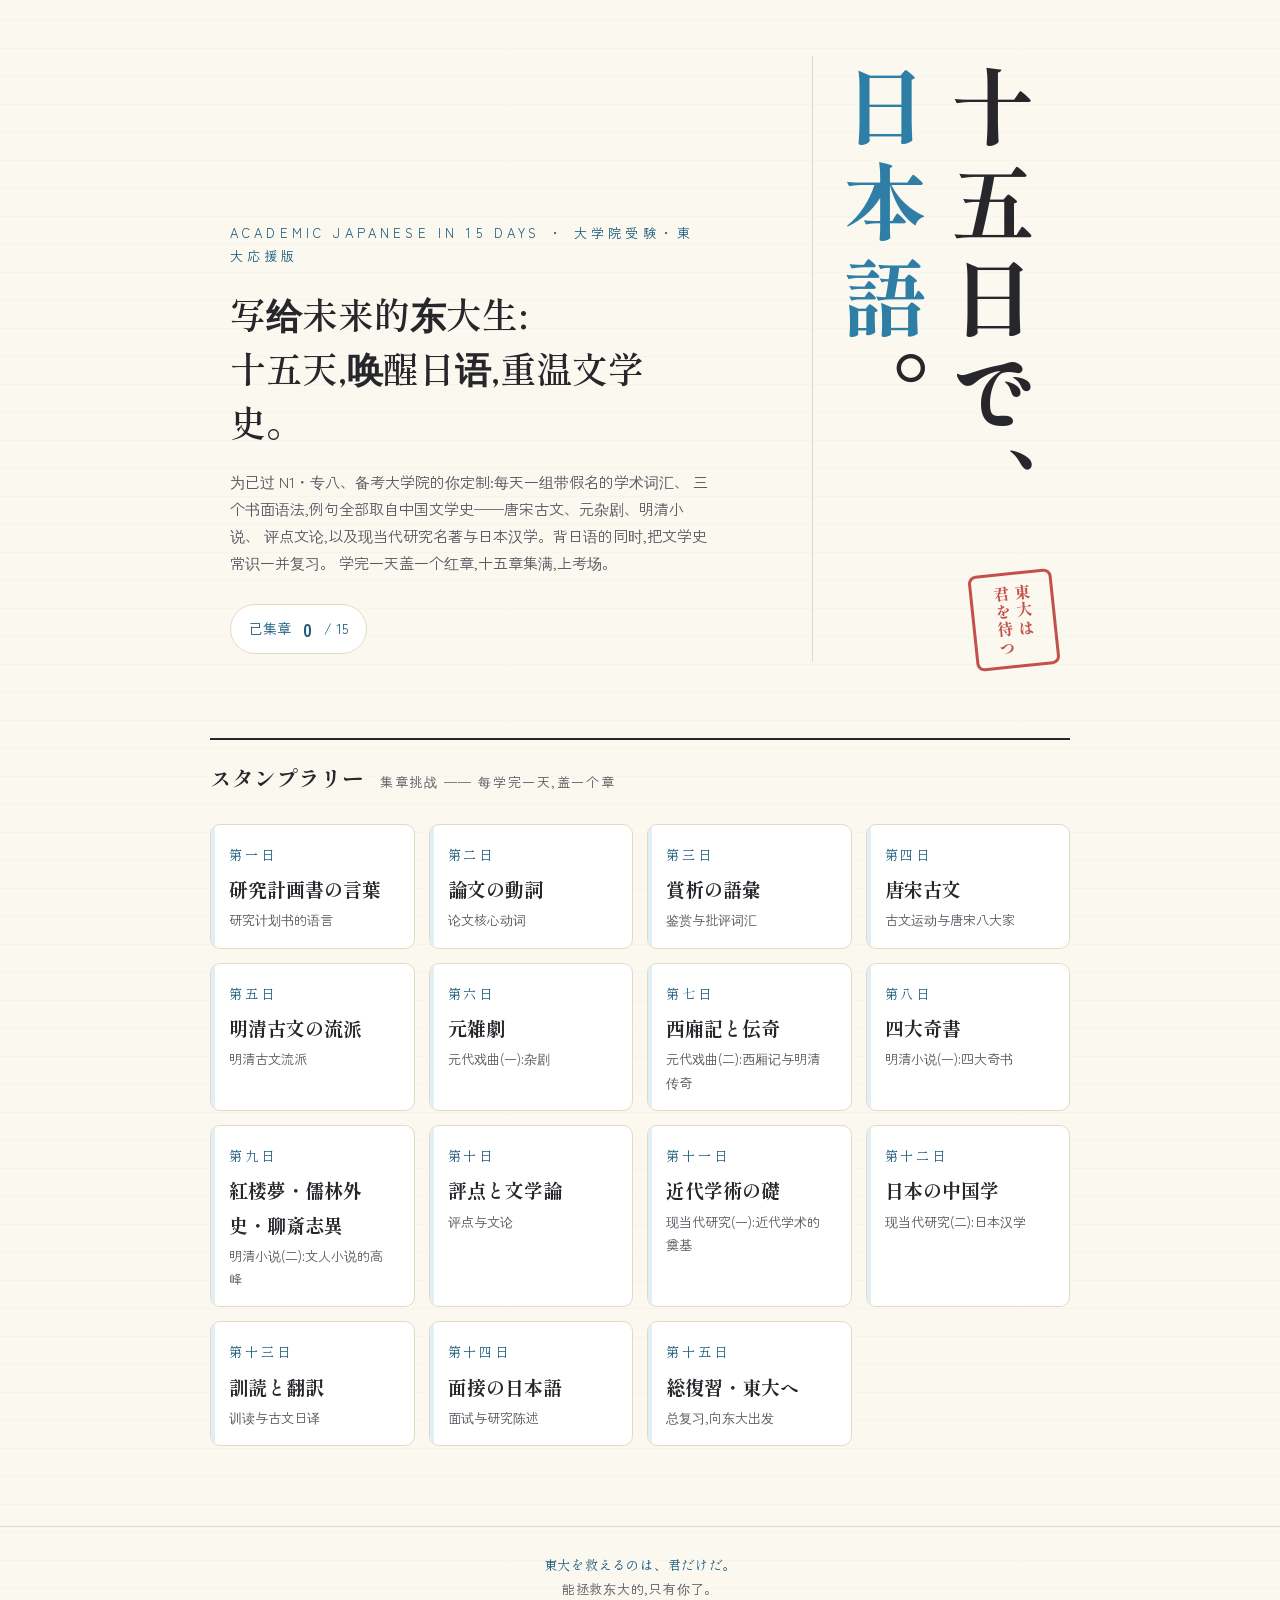
<file: index.html>
<!DOCTYPE html>
<html lang="zh-CN">
<head>
<meta charset="UTF-8">
<meta name="viewport" content="width=device-width, initial-scale=1.0">
<title>十五日で、日本語。｜15天日语速成 · 东大应援版</title>
<link rel="icon" href="data:image/svg+xml,<svg xmlns='http://www.w3.org/2000/svg' viewBox='0 0 100 100'><circle cx='50' cy='50' r='44' fill='none' stroke='%23BC3A32' stroke-width='7'/><text x='50' y='66' font-size='48' text-anchor='middle' fill='%23BC3A32' font-family='serif' font-weight='bold'>済</text></svg>">
<link rel="preconnect" href="https://fonts.googleapis.com">
<link rel="preconnect" href="https://fonts.gstatic.com" crossorigin>
<link href="https://fonts.googleapis.com/css2?family=Shippori+Mincho:wght@400;600;700;800&family=Zen+Kaku+Gothic+New:wght@400;500;700&display=swap" rel="stylesheet">
<link rel="stylesheet" href="style.css">
</head>
<body>

<header class="cover">
  <div class="cover-left">
    <p class="cover-eyebrow">ACADEMIC JAPANESE IN 15 DAYS ・ 大学院受験・東大応援版</p>
    <p class="cover-cn">写给未来的东大生:<br>十五天,唤醒日语,重温文学史。</p>
    <p class="cover-note">
      为已过 N1・专八、备考大学院的你定制:每天一组带假名的学术词汇、
      三个书面语法,例句全部取自中国文学史——唐宋古文、元杂剧、明清小说、
      评点文论,以及现当代研究名著与日本汉学。背日语的同时,把文学史常识一并复习。
      学完一天盖一个红章,十五章集满,上考场。
    </p>
    <p class="cover-progress">已集章 <b id="progress-count">0</b> / 15</p>
    <div id="complete-slot"></div>
  </div>
  <h1 class="cover-title">十五日で、<br><span class="blue">日本語</span>。</h1>
  <div class="cover-hanko" aria-hidden="true">東大は<br>君を待つ</div>
</header>

<main class="wrap rally">
  <div class="rally-head">
    <h2>スタンプラリー</h2>
    <span>集章挑战 ── 每学完一天,盖一个章</span>
  </div>
  <nav class="day-grid" id="day-grid" aria-label="15天目录"></nav>
</main>

<footer class="site-footer">
  <span class="serif">東大を救えるのは、君だけだ。</span><br>
  能拯救东大的,只有你了。
</footer>

<script src="data.js"></script>
<script>
  const stamps = JSON.parse(localStorage.getItem("nihongo15.stamps") || "[]");

  const grid = document.getElementById("day-grid");
  grid.innerHTML = DAYS.map(d => {
    const done = stamps.includes(d.day);
    return `<a class="day-card ${done ? "stamped" : ""}" href="day.html?d=${d.day}">
      <p class="no">第${d.kanji}日</p>
      <p class="jp">${d.titleJp}</p>
      <p class="cn">${d.titleCn}</p>
      <span class="stamp" aria-hidden="true">済</span>
    </a>`;
  }).join("");

  document.getElementById("progress-count").textContent = stamps.length;

  if (stamps.length === 15) {
    document.getElementById("complete-slot").innerHTML =
      `<p class="complete-banner">全15章、制覇!🌸 桜咲く——十五天全部走完了,接下来轮到东大紧张了。</p>`;
  }
</script>
</body>
</html>
</file>
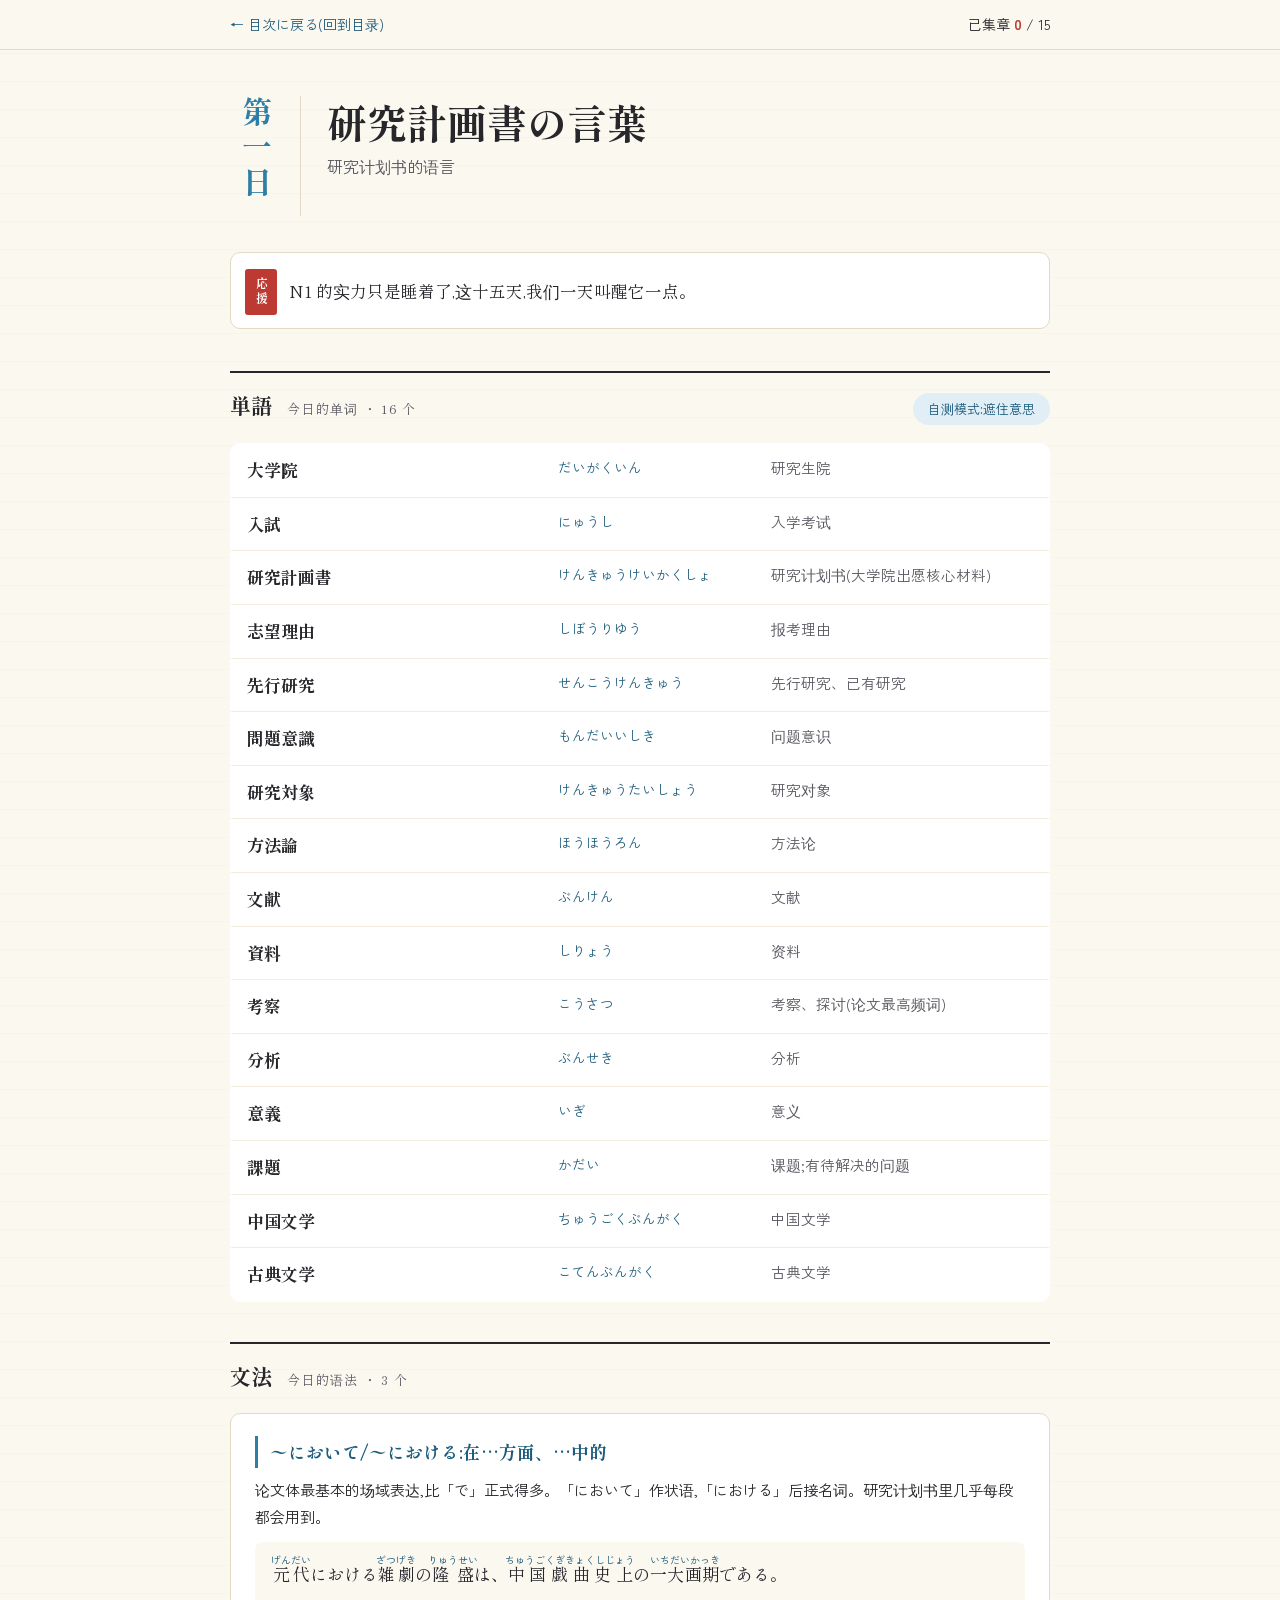
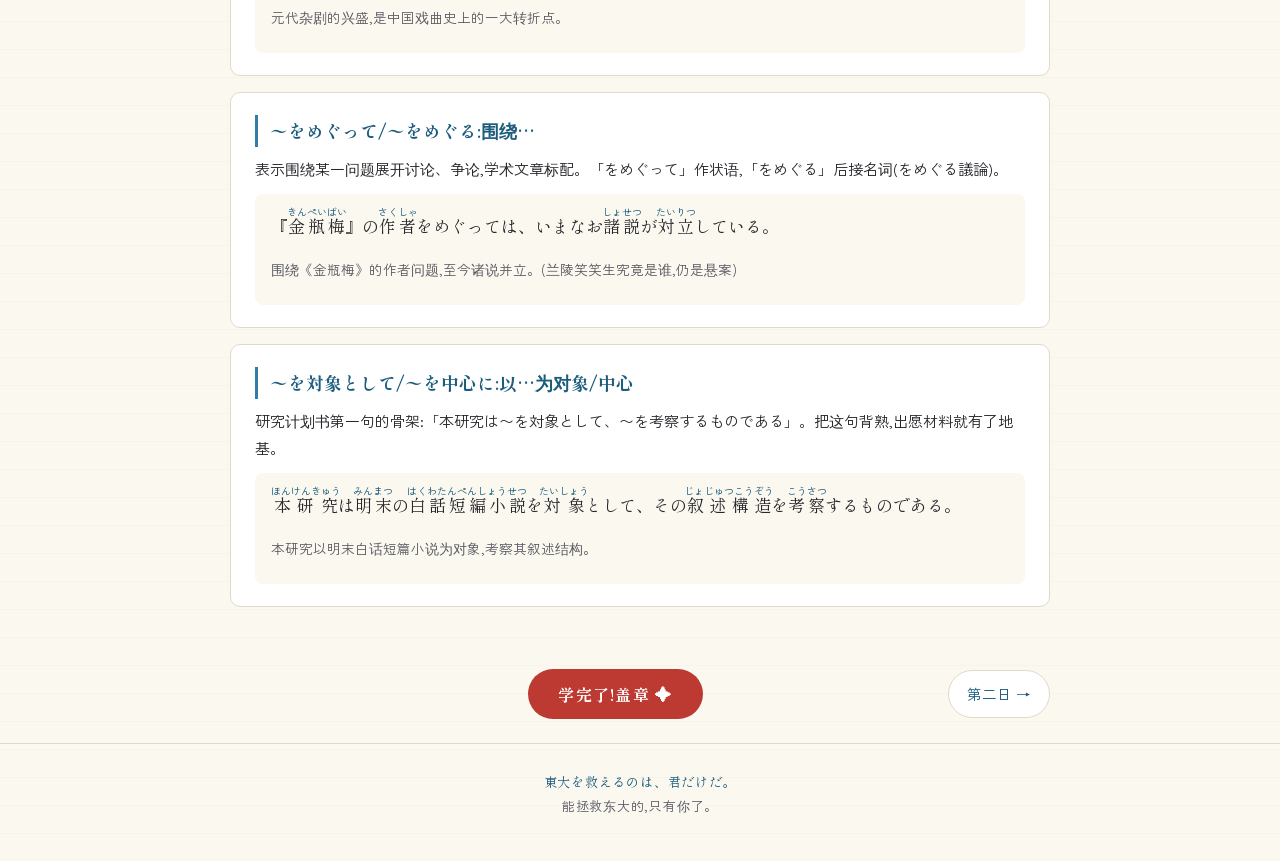
<file: day.html>
<!DOCTYPE html>
<html lang="zh-CN">
<head>
<meta charset="UTF-8">
<meta name="viewport" content="width=device-width, initial-scale=1.0">
<title>十五日で、日本語。</title>
<link rel="icon" href="data:image/svg+xml,<svg xmlns='http://www.w3.org/2000/svg' viewBox='0 0 100 100'><circle cx='50' cy='50' r='44' fill='none' stroke='%23BC3A32' stroke-width='7'/><text x='50' y='66' font-size='48' text-anchor='middle' fill='%23BC3A32' font-family='serif' font-weight='bold'>済</text></svg>">
<link rel="preconnect" href="https://fonts.googleapis.com">
<link rel="preconnect" href="https://fonts.gstatic.com" crossorigin>
<link href="https://fonts.googleapis.com/css2?family=Shippori+Mincho:wght@400;600;700;800&family=Zen+Kaku+Gothic+New:wght@400;500;700&display=swap" rel="stylesheet">
<link rel="stylesheet" href="style.css">
</head>
<body>

<div class="topbar">
  <div class="topbar-inner">
    <a href="index.html">← 目次に戻る(回到目录)</a>
    <span>已集章 <span class="count" id="topbar-count">0</span> / 15</span>
  </div>
</div>

<main class="wrap" id="app"></main>

<footer class="site-footer">
  <span class="serif">東大を救えるのは、君だけだ。</span><br>
  能拯救东大的,只有你了。
</footer>

<script src="data.js"></script>
<script>
  // 漢字[かんじ] → <ruby>漢字<rt>かんじ</rt></ruby>
  function rubyfy(s) {
    return s.replace(/([一-龯々〆ヵヶ0-9A-Za-zー]+)\[([^\]]+)\]/g,
      "<ruby>$1<rt>$2</rt></ruby>");
  }

  const params = new URLSearchParams(location.search);
  const dayNum = parseInt(params.get("d") || "1", 10);
  const d = DAYS.find(x => x.day === dayNum) || DAYS[0];
  document.title = `第${d.kanji}日 ${d.titleJp}｜十五日で、日本語。`;

  const stamps = JSON.parse(localStorage.getItem("nihongo15.stamps") || "[]");
  const done = stamps.includes(d.day);

  const prev = DAYS.find(x => x.day === d.day - 1);
  const next = DAYS.find(x => x.day === d.day + 1);

  document.getElementById("app").innerHTML = `
    <header class="day-head">
      <div class="no-vert" aria-hidden="true">第${d.kanji}日</div>
      <div>
        <h1>${d.titleJp}</h1>
        <p class="sub">${d.titleCn}</p>
      </div>
    </header>

    <aside class="cheer-card">${d.cheer}</aside>

    <section class="sec">
      <div class="sec-head">
        <h2>単語 <small>今日的单词 ・ ${d.vocab.length} 个</small></h2>
        <button class="quiz-toggle" id="quiz-btn" type="button">自测模式:遮住意思</button>
      </div>
      <table class="vocab-table" id="vocab-table">
        ${d.vocab.map(v => `<tr>
          <td class="w">${v.w}</td>
          <td class="r">${v.r}</td>
          <td class="m">${v.m}</td>
        </tr>`).join("")}
      </table>
    </section>

    <section class="sec">
      <div class="sec-head"><h2>文法 <small>今日的语法 ・ ${d.grammar.length} 个</small></h2></div>
      ${d.grammar.map(g => `
        <article class="gcard">
          <h3>${g.title}</h3>
          <p>${g.body}</p>
          ${g.examples.map(e => `<div class="ex">
            <p class="jp">${rubyfy(e.jp)}</p>
            <p class="cn">${e.cn}</p>
          </div>`).join("")}
        </article>`).join("")}
    </section>

    <nav class="day-nav">
      ${prev
        ? `<a class="nav-link" href="day.html?d=${prev.day}">← 第${prev.kanji}日</a>`
        : `<a class="nav-link ghost" aria-hidden="true">←</a>`}
      <button class="stamp-btn ${done ? "done" : ""}" id="stamp-btn" type="button">
        ${done ? "済 ── 今日已盖章" : "学完了!盖章 ✦"}
      </button>
      ${next
        ? `<a class="nav-link" href="day.html?d=${next.day}">第${next.kanji}日 →</a>`
        : `<a class="nav-link" href="index.html">查看全部集章 →</a>`}
    </nav>
  `;

  function refreshCount() {
    const s = JSON.parse(localStorage.getItem("nihongo15.stamps") || "[]");
    document.getElementById("topbar-count").textContent = s.length;
  }
  refreshCount();

  // 盖章
  document.getElementById("stamp-btn").addEventListener("click", () => {
    const s = JSON.parse(localStorage.getItem("nihongo15.stamps") || "[]");
    if (s.includes(d.day)) return;
    s.push(d.day);
    localStorage.setItem("nihongo15.stamps", JSON.stringify(s));
    const btn = document.getElementById("stamp-btn");
    btn.classList.add("done");
    btn.textContent = "済 ── 今日已盖章";
    refreshCount();
  });

  // 自测模式
  const quizBtn = document.getElementById("quiz-btn");
  const table = document.getElementById("vocab-table");
  quizBtn.addEventListener("click", () => {
    const on = document.body.classList.toggle("quiz-on");
    quizBtn.textContent = on ? "退出自测模式" : "自测模式:遮住意思";
    table.querySelectorAll("tr").forEach(tr => tr.classList.remove("revealed"));
  });
  table.addEventListener("click", e => {
    if (!document.body.classList.contains("quiz-on")) return;
    const tr = e.target.closest("tr");
    if (tr) tr.classList.add("revealed");
  });
</script>
</body>
</html>
</file>
<file: style.css>
/* ── 十五日で、日本語。──
   palette: 和紙白 / 墨 / 淡青(東大カラー) / 朱印红 / 生成り線 */
:root {
  --paper: #FBF8F0;
  --paper-deep: #F2EDDF;
  --ink: #26262B;
  --ink-soft: #5A5A62;
  --tansei: #2E7EA6;       /* 東大・淡青 */
  --tansei-deep: #1C5C7D;
  --tansei-wash: #E1EEF5;
  --hanko: #BC3A32;        /* 朱印 */
  --hanko-soft: #F5E3E1;
  --line: #E2DAC7;
  --radius: 10px;
}

* { margin: 0; padding: 0; box-sizing: border-box; }

html { scroll-behavior: smooth; }

body {
  font-family: "Zen Kaku Gothic New", "Hiragino Sans", "PingFang SC", sans-serif;
  background: var(--paper);
  color: var(--ink);
  line-height: 1.8;
  /* 和纸质感:极淡的横向帘纹 */
  background-image: repeating-linear-gradient(
    0deg,
    transparent 0 27px,
    rgba(38, 38, 43, 0.018) 27px 28px
  );
}

.serif { font-family: "Shippori Mincho", "Hiragino Mincho ProN", serif; }

a { color: var(--tansei-deep); text-decoration: none; }
a:focus-visible, button:focus-visible {
  outline: 2px solid var(--tansei);
  outline-offset: 3px;
}

.wrap { max-width: 860px; margin: 0 auto; padding: 0 20px; }

/* ───────────── cover ───────────── */
.cover {
  min-height: 78vh;
  display: flex;
  align-items: stretch;
  justify-content: space-between;
  gap: 24px;
  padding: 56px 20px 40px;
  max-width: 860px;
  margin: 0 auto;
  position: relative;
}

.cover-left {
  display: flex;
  flex-direction: column;
  justify-content: flex-end;
  padding-bottom: 8px;
  max-width: 480px;
}

.cover-eyebrow {
  font-size: 13px;
  letter-spacing: 0.32em;
  color: var(--tansei-deep);
  margin-bottom: 18px;
}

.cover-cn {
  font-family: "Shippori Mincho", "Hiragino Mincho ProN", serif;
  font-size: clamp(24px, 4.6vw, 36px);
  font-weight: 600;
  line-height: 1.5;
  margin-bottom: 20px;
}

.cover-note {
  color: var(--ink-soft);
  font-size: 15px;
  max-width: 40em;
  margin-bottom: 28px;
}

.cover-progress {
  display: inline-flex;
  align-items: center;
  gap: 12px;
  font-size: 14px;
  color: var(--tansei-deep);
  border: 1px solid var(--line);
  background: #fff;
  border-radius: 999px;
  padding: 8px 18px;
  width: fit-content;
}
.cover-progress b { font-size: 18px; }

/* 竖排大标题 */
.cover-title {
  writing-mode: vertical-rl;
  font-family: "Shippori Mincho", "Hiragino Mincho ProN", serif;
  font-weight: 800;
  font-size: clamp(44px, 9vw, 84px);
  line-height: 1.28;
  letter-spacing: 0.14em;
  color: var(--ink);
  padding: 8px 4px 8px 18px;
  border-left: 1px solid var(--line);
  flex-shrink: 0;
}
.cover-title .blue { color: var(--tansei); }

.cover-hanko {
  position: absolute;
  right: 14px;
  bottom: 34px;
  width: 84px;
  height: 96px;
  border: 3px solid var(--hanko);
  border-radius: 8px;
  color: var(--hanko);
  font-family: "Shippori Mincho", serif;
  font-weight: 800;
  font-size: 16px;
  line-height: 1.35;
  display: flex;
  align-items: center;
  justify-content: center;
  writing-mode: vertical-rl;
  transform: rotate(-6deg);
  opacity: 0.88;
  letter-spacing: 0.1em;
}

/* ───────────── stamp rally ───────────── */
.rally { padding: 36px 0 80px; }

.rally-head {
  display: flex;
  align-items: baseline;
  gap: 16px;
  border-top: 2px solid var(--ink);
  padding-top: 18px;
  margin-bottom: 26px;
}
.rally-head h2 {
  font-family: "Shippori Mincho", serif;
  font-size: 22px;
  font-weight: 700;
}
.rally-head span { color: var(--ink-soft); font-size: 13px; letter-spacing: 0.12em; }

.day-grid {
  display: grid;
  grid-template-columns: repeat(auto-fill, minmax(200px, 1fr));
  gap: 14px;
}

.day-card {
  position: relative;
  display: block;
  background: #fff;
  border: 1px solid var(--line);
  border-radius: var(--radius);
  padding: 18px 18px 16px;
  color: var(--ink);
  transition: transform 0.18s ease, box-shadow 0.18s ease, border-color 0.18s ease;
  overflow: hidden;
}
.day-card::before {
  content: "";
  position: absolute;
  inset: 0 auto 0 0;
  width: 4px;
  background: var(--tansei-wash);
}
.day-card:hover {
  transform: translateY(-3px);
  box-shadow: 0 10px 24px rgba(28, 92, 125, 0.10);
  border-color: var(--tansei);
}

.day-card .no {
  font-family: "Shippori Mincho", serif;
  font-size: 13px;
  letter-spacing: 0.22em;
  color: var(--tansei-deep);
  margin-bottom: 6px;
}
.day-card .jp {
  font-family: "Shippori Mincho", serif;
  font-size: 19px;
  font-weight: 700;
  margin-bottom: 2px;
}
.day-card .cn { font-size: 13px; color: var(--ink-soft); }

/* 集章印 */
.stamp {
  position: absolute;
  right: 10px;
  top: 10px;
  width: 46px;
  height: 46px;
  border: 2.5px solid var(--hanko);
  border-radius: 50%;
  color: var(--hanko);
  font-family: "Shippori Mincho", serif;
  font-weight: 800;
  font-size: 20px;
  display: flex;
  align-items: center;
  justify-content: center;
  transform: rotate(-12deg);
  opacity: 0;
  pointer-events: none;
}
.stamp::after {
  content: "";
  position: absolute;
  inset: 2px;
  border-radius: 50%;
  border: 1px solid rgba(188, 58, 50, 0.4);
}
.stamped .stamp { opacity: 0.9; }

@keyframes stamp-in {
  0%   { opacity: 0; transform: rotate(-12deg) scale(2.2); }
  60%  { opacity: 1; transform: rotate(-12deg) scale(0.92); }
  100% { opacity: 0.9; transform: rotate(-12deg) scale(1); }
}
.stamp.fresh { animation: stamp-in 0.45s ease-out forwards; }

/* ───────────── day page ───────────── */
.topbar {
  border-bottom: 1px solid var(--line);
  background: rgba(251, 248, 240, 0.92);
  backdrop-filter: blur(6px);
  position: sticky;
  top: 0;
  z-index: 10;
}
.topbar-inner {
  max-width: 860px;
  margin: 0 auto;
  padding: 12px 20px;
  display: flex;
  justify-content: space-between;
  align-items: center;
  font-size: 14px;
}
.topbar .count { color: var(--hanko); font-weight: 700; }

.day-head {
  display: flex;
  gap: 26px;
  align-items: flex-start;
  padding: 46px 0 10px;
}
.day-head .no-vert {
  writing-mode: vertical-rl;
  font-family: "Shippori Mincho", serif;
  font-size: 30px;
  font-weight: 800;
  color: var(--tansei);
  letter-spacing: 0.18em;
  border-right: 1px solid var(--line);
  padding-right: 16px;
  flex-shrink: 0;
  min-height: 120px;
}
.day-head h1 {
  font-family: "Shippori Mincho", serif;
  font-size: clamp(28px, 5vw, 40px);
  font-weight: 800;
  line-height: 1.3;
}
.day-head .sub { color: var(--ink-soft); font-size: 16px; margin-top: 4px; }

/* 应援卡:手写便条风 */
.cheer-card {
  margin: 26px 0 8px;
  background: #fff;
  border: 1px solid var(--line);
  border-radius: var(--radius);
  padding: 22px 24px 20px 58px;
  position: relative;
  font-family: "Shippori Mincho", serif;
  font-size: 16.5px;
  line-height: 2;
}
.cheer-card::before {
  content: "応援";
  position: absolute;
  left: 14px;
  top: 16px;
  writing-mode: vertical-rl;
  font-size: 12px;
  font-weight: 700;
  letter-spacing: 0.25em;
  color: #fff;
  background: var(--hanko);
  padding: 8px 4px;
  border-radius: 3px;
}
.cheer-card em { font-style: normal; color: var(--tansei-deep); }

/* section */
.sec { padding: 34px 0 6px; }
.sec-head {
  display: flex;
  align-items: baseline;
  justify-content: space-between;
  gap: 16px;
  border-top: 2px solid var(--ink);
  padding-top: 14px;
  margin-bottom: 18px;
}
.sec-head h2 {
  font-family: "Shippori Mincho", serif;
  font-size: 21px;
  font-weight: 700;
}
.sec-head h2 small {
  font-size: 13px;
  color: var(--ink-soft);
  font-weight: 400;
  margin-left: 10px;
  letter-spacing: 0.1em;
}

/* vocab table */
.quiz-toggle {
  font-family: inherit;
  font-size: 13px;
  color: var(--tansei-deep);
  background: var(--tansei-wash);
  border: 1px solid transparent;
  border-radius: 999px;
  padding: 5px 14px;
  cursor: pointer;
  white-space: nowrap;
}
.quiz-toggle:hover { border-color: var(--tansei); }

.vocab-table {
  width: 100%;
  border-collapse: collapse;
  background: #fff;
  border: 1px solid var(--line);
  border-radius: var(--radius);
  overflow: hidden;
}
.vocab-table td {
  padding: 11px 16px;
  border-bottom: 1px solid var(--paper-deep);
  vertical-align: top;
}
.vocab-table tr:last-child td { border-bottom: none; }
.vocab-table .w {
  font-family: "Shippori Mincho", serif;
  font-size: 17px;
  font-weight: 700;
  width: 38%;
}
.vocab-table .r { color: var(--tansei-deep); font-size: 13.5px; width: 26%; }
.vocab-table .m { color: var(--ink-soft); font-size: 14.5px; }

.quiz-on .vocab-table .m { color: transparent; text-shadow: none; }
.quiz-on .vocab-table .m::before {
  content: "点击整行显示";
  color: #C9C2B2;
  font-size: 12px;
}
.quiz-on .vocab-table tr { cursor: pointer; }
.quiz-on .vocab-table tr.revealed .m { color: var(--ink-soft); }
.quiz-on .vocab-table tr.revealed .m::before { content: none; }

/* grammar cards */
.gcard {
  background: #fff;
  border: 1px solid var(--line);
  border-radius: var(--radius);
  padding: 22px 24px;
  margin-bottom: 16px;
}
.gcard h3 {
  font-family: "Shippori Mincho", serif;
  font-size: 17.5px;
  font-weight: 700;
  color: var(--tansei-deep);
  margin-bottom: 8px;
  padding-left: 12px;
  border-left: 3px solid var(--tansei);
}
.gcard p { font-size: 15px; color: var(--ink); margin-bottom: 12px; }

.ex {
  background: var(--paper);
  border-radius: 8px;
  padding: 12px 16px;
  margin-top: 8px;
}
.ex .jp {
  font-family: "Shippori Mincho", serif;
  font-size: 17px;
  line-height: 2.3;
}
.ex .cn { font-size: 13.5px; color: var(--ink-soft); margin-top: 2px; }

ruby rt {
  font-size: 10px;
  color: var(--tansei-deep);
  font-family: "Zen Kaku Gothic New", sans-serif;
}

/* footer nav */
.day-nav {
  display: flex;
  justify-content: space-between;
  align-items: center;
  gap: 12px;
  padding: 40px 0 24px;
  flex-wrap: wrap;
}
.nav-link {
  font-size: 14.5px;
  padding: 10px 18px;
  border: 1px solid var(--line);
  border-radius: 999px;
  background: #fff;
}
.nav-link:hover { border-color: var(--tansei); }
.nav-link.ghost { visibility: hidden; }

.stamp-btn {
  font-family: "Shippori Mincho", serif;
  font-size: 16px;
  font-weight: 700;
  color: #fff;
  background: var(--hanko);
  border: none;
  border-radius: 999px;
  padding: 13px 30px;
  cursor: pointer;
  letter-spacing: 0.08em;
  transition: transform 0.15s ease, opacity 0.15s ease;
}
.stamp-btn:hover { transform: translateY(-2px); }
.stamp-btn.done {
  background: #fff;
  color: var(--hanko);
  border: 2px solid var(--hanko);
  cursor: default;
  transform: none;
}

.site-footer {
  border-top: 1px solid var(--line);
  padding: 26px 20px 44px;
  text-align: center;
  color: var(--ink-soft);
  font-size: 13px;
  letter-spacing: 0.06em;
}
.site-footer .serif { color: var(--tansei-deep); }

/* 全部集齐的彩蛋横幅 */
.complete-banner {
  margin: 24px 0 0;
  border: 2px solid var(--hanko);
  border-radius: var(--radius);
  background: var(--hanko-soft);
  color: var(--hanko);
  font-family: "Shippori Mincho", serif;
  font-weight: 700;
  font-size: 17px;
  text-align: center;
  padding: 18px 20px;
}

@media (max-width: 640px) {
  .cover { flex-direction: row; min-height: auto; padding-top: 40px; }
  .cover-title { font-size: 52px; }
  .day-head { gap: 16px; }
  .vocab-table .w { width: 42%; font-size: 15.5px; }
  .vocab-table td { padding: 9px 10px; }
  .cover-hanko { display: none; }
}

@media (prefers-reduced-motion: reduce) {
  * { animation: none !important; transition: none !important; }
  html { scroll-behavior: auto; }
}
</file>
